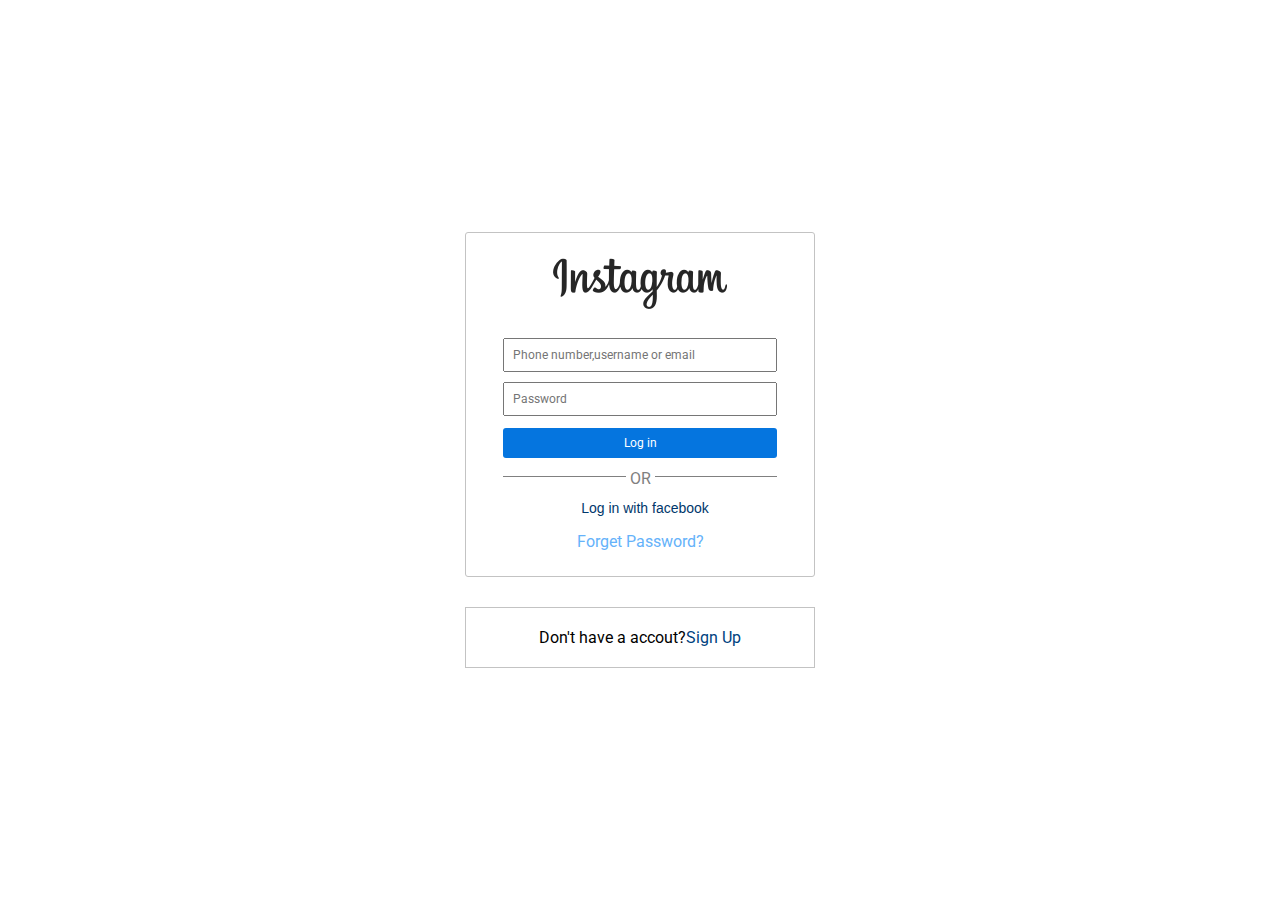
<file: Insta_Login_page/index.html>
<!DOCTYPE html>
<html lang="en">
  <head>
    <meta charset="UTF-8" />
    <meta http-equiv="X-UA-Compatible" content="IE=edge" />
    <meta name="viewport" content="width=device-width, initial-scale=1.0" />
    <title>Instagram Login</title>
    <link rel="stylesheet" href="style.css" />
    <link
      rel="stylesheet"
      href="https://cdnjs.cloudflare.com/ajax/libs/font-awesome/5.15.3/css/all.min.css"
      integrity="sha512-iBBXm8fW90+nuLcSKlbmrPcLa0OT92xO1BIsZ+ywDWZCvqsWgccV3gFoRBv0z+8dLJgyAHIhR35VZc2oM/gI1w=="
      crossorigin="anonymous"
      referrerpolicy="no-referrer"
    />
    <link
      href="https://fonts.googleapis.com/css2?family=Roboto&display=swap"
      rel="stylesheet"
    />
  </head>
  <body>
    <div class="container">
      <div class="center">
        <div class="header">
          <img src="instagramlogo.png" alt="instagramLogo" class="instaLogo" />
        </div>
        <div class="inputElement">
          <input
            type="text"
            placeholder="Phone number,username or email"
            class="inputText"
          />
          <input type="password" placeholder="Password" class="inputText" />
          <input type="submit" value="Log in" class="inputButton" />
          <div class="line">
            <span class="arrow"></span>
            <span class="content">OR</span>
            <span class="arrow"></span>
          </div>
          <div class="social__icon">
            <i class="fab fa-facebook-square"></i
            ><span>Log in with facebook</span>
          </div>
          <div class="forgetPassword">Forget Password?</div>
        </div>
      </div>
      <div class="footer">
        <p>Don't have a accout?<span>Sign Up</span></p>
      </div>
    </div>
  </body>
</html>
</file>
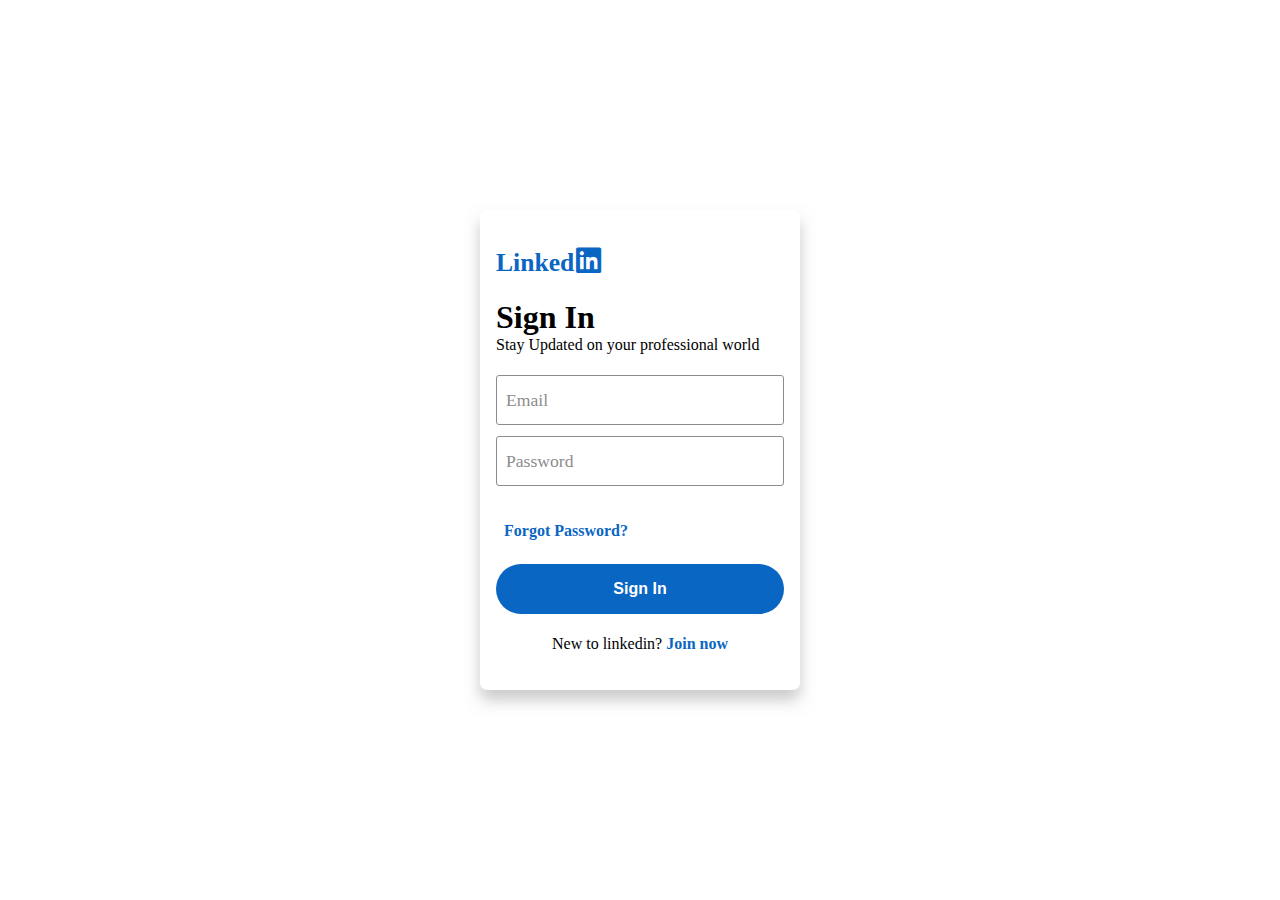
<file: Frontend/LinkedIn Login Clone/index.html>
<!DOCTYPE html>
<html lang="en">
    <head>
        <meta charset="utf-8">
        <meta name="viewport" content="width-device=width,initial-scale=1">
        <title>Linkedin Clone</title>
        <link rel="stylesheet" href="style.css">
        <link rel="stylesheet" href="https://cdnjs.cloudflare.com/ajax/libs/font-awesome/5.15.4/css/all.min.css">
    </head>
<body>
    <div class="container">
        <h2>Linked<span><i class="fab fa-linkedin" aria-hidden="true"></i></span></h2>
        <div class="intro-text">
            <h1>Sign In</h1>
            <p>Stay Updated on your professional world</p>
        </div>
        <div class="inputs">
            <div class="input">
                <input type="text" name="email" id="email" required>
                <label for ="email">Email</label>
            </div>
            <div class="input">
                <input type="password" name="password" id="password" required>
                <label for="password">Password</label>
            </div>
        </div>
        <a href="#" class="forgot-pass-link">Forgot Password?</a>
        <button>Sign In</button>
        <p class="join-link">New to linkedin?<a href="#">&nbsp;Join now</a></p>
    </div>
</body>
</html>
</file>
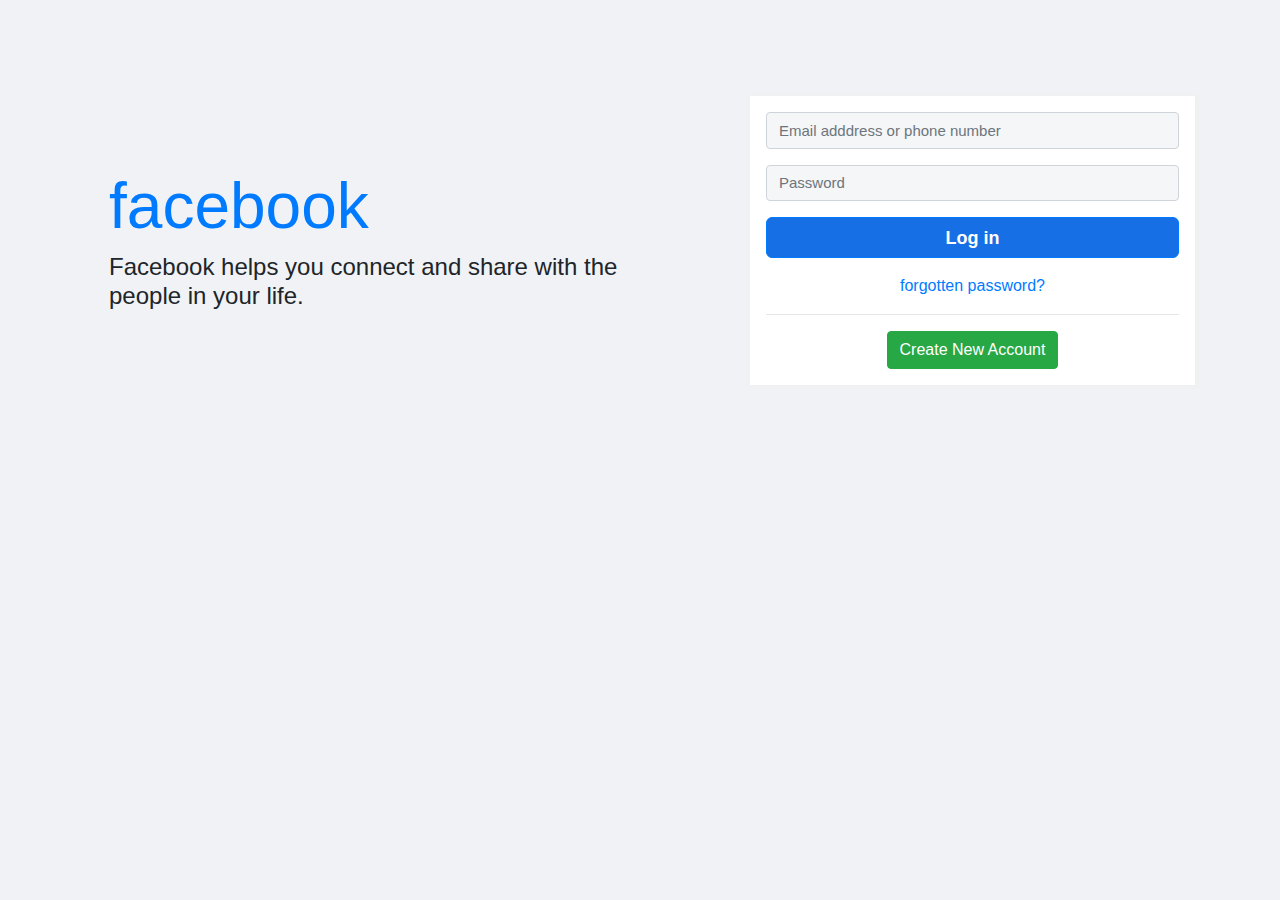
<file: Frontend/Sign-up Login Page/facebook-login-sign-up-clone/index.html>
<!doctype html>
<html lang="en">

<head>
  <title>facebook - log in or sign up</title>
  <!-- Required meta tags -->
  <meta charset="utf-8">
  <meta name="viewport" content="width=device-width, initial-scale=1, shrink-to-fit=no">
  <meta http-equiv="X-UA-Compatible" content="IE=edge">
  <meta name="keywords" content="facebook, login, sign up, facebook login page clone">
  <meta name="description" content="A clone of Facebook login and sign up page">

  <!-- Bootstrap CSS -->
  <link rel="stylesheet" href="https://stackpath.bootstrapcdn.com/bootstrap/4.3.1/css/bootstrap.min.css"
    integrity="sha384-ggOyR0iXCbMQv3Xipma34MD+dH/1fQ784/j6cY/iJTQUOhcWr7x9JvoRxT2MZw1T" crossorigin="anonymous">
  <link rel="stylesheet" href="css/style.css">
</head>

<body>
  <main>
    <div class="container">
      <div class="row mt-5">
        <div class="col-md-7 mt-5">
          <div id="titleDescCont" class="mt-5">
            <h1 class="text-primary" id="facebook">facebook</h1>
            <h2 class="desc">Facebook helps you connect and share with the people in your life.</h2>
          </div>
        </div>
        <div class="col-md-5 mt-5">
          <div id="formCard">
            <form>
              <div class="form-group">

                <input type="text" class="form-control" id="emailOrPhone" placeholder="Email adddress or phone number">
              </div>
              <div class="form-group">
                <input type="password" class="form-control" id="password" placeholder="Password">
              </div>
              <div class="form-group">
                <input type="submit" class="form-control btn btn-primary" id="login" value="Log in">
              </div>
              <p class="text-center">

                <a href="#!" class="text primary">forgotten password?</a>
              </p>
              <hr>
              <div class="text-center">

                <button type="button" class="btn btn-success text-center" data-target="#newAccountModal"
                  data-toggle="modal">Create New
                  Account</button>
              </div>
            </form>
          </div>
        </div>
      </div>
    </div>
  </main>
  <footer>
    <div id="pageFooter">

    </div>
  </footer>
  <!-- MODAL -->
  <div class="modal fade" id="newAccountModal" data-backdrop="static" data-keyboard="false" tabindex="-1"
    aria-labelledby="newAccountModalLabel" aria-hidden="true">
    <div class="modal-dialog">
      <div class="modal-content">
        <div class="modal-header">
          <div>

            <h5 class="modal-title" id="newAccountModalLabel">Sign Up</h5>
            <small>It's quick and easy.</small>
          </div>
          <button type="button" class="close" data-dismiss="modal" aria-label="Close">
            <span aria-hidden="true">&times;</span>
          </button>
        </div>
        <div class="modal-body">
          <form>
            <div class="row">
              <div class="col-6">
                <div class="form-group">
                  <input type="text" name="firstName" id="firstName" class="form-control" placeholder="First name">
                </div>
              </div>
              <div class="col-6">
                <div class="form-group">
                  <input type="text" name="surname" id="surname" class="form-control" placeholder="Surname">
                </div>
              </div>
            </div>

            <div class="form-group">

              <input type="text" name="mobileOrEmail" id="mobileOrEmail" class="form-control"
                placeholder="Mobile number or email address">
            </div>
            <div class="form-group">

              <input type="password" name="password" id="newPassword" class="form-control" placeholder="New password">
            </div>


            <p>

              <small>Date of birth <span class="rounded-circle bg-secondary text-light px-1">?</span></small>
            </p>
            <div class="row">
              <div class="col-4">
                <div class="form-group">
                  <select name="day" id="day" class="custom-select">
                    <option value="">Day</option>
                  </select>
                </div>
              </div>
              <div class="col-4">
                <div class="form-group">
                  <select name="month" class="custom-select" id="month">
                    <option value="">Month</option>
                  </select>
                </div>
              </div>
              <div class="col-4">
                <div class="form-group">
                  <select name="year" class="custom-select" id="year">
                    <option value="">Year</option>
                  </select>
                </div>
              </div>
            </div>

            <p>
              <small>Gender <span class="rounded-circle bg-secondary text-light px-1">?</span></small>
            </p>
            <div class="row" id="gender">
              <div class="col-4">
                <div class="form-group border border-secondary rounded">
                  <label for="female" class="pl-1 mt-1">Female</label> <input type="radio" name="female"
                    class="ml-5 mt-1" id="female">
                </div>
              </div>
              <div class="col-4">
                <div class="form-group border border-secondary rounded">
                  <label for="male" class="pl-1 mt-1">Male</label> <input type="radio" name="male" class="ml-5 mt-1"
                    id="male">
                </div>
              </div>
              <div class="col-4">
                <div class="form-group border border-secondary rounded">
                  <label for="custom" class="pl-1 mt-1">Custom</label> <input type="radio" name="custom"
                    class="ml-5 mt-1" id="custom">
                </div>
              </div>
            </div>

            <div class="facebook-legal">
              <p>
                By clicking Sign Up, you agree to our
                <a href="https://www.facebook.com/legal/terms/update" id="terms-link" target="_blank"
                  rel="nofollow">Terms</a>
                . Learn how we collect, use and share your data in our
                <a href="https://www.facebook.com/about/privacy/update" id="privacy-link" target="_blank"
                  rel="nofollow">Data Policy</a>
                and how we use cookies and similar technology in our
                and how we use cookies and similar technology in our
                <a href="https://www.facebook.com/policies/cookies/" id="cookie-use-link" target="_blank"
                  rel="nofollow">Cookie Policy</a>
                . You may receive SMS notifications from us and can opt out at any time.
              </p>
            </div>
            <div class="row">
              <div class="col-6 offset-3">
                <div class="form-group">
                  <input type="submit" class="form-control btn btn-success" value="Sign Up">
                </div>
              </div>
            </div>
          </form>
        </div>

      </div>
    </div>
  </div>
  <!-- Optional JavaScript -->
  <!-- jQuery first, then Popper.js, then Bootstrap JS -->
  <script src="https://code.jquery.com/jquery-3.3.1.slim.min.js"
    integrity="sha384-q8i/X+965DzO0rT7abK41JStQIAqVgRVzpbzo5smXKp4YfRvH+8abtTE1Pi6jizo"
    crossorigin="anonymous"></script>
  <script src="https://cdnjs.cloudflare.com/ajax/libs/popper.js/1.14.7/umd/popper.min.js"
    integrity="sha384-UO2eT0CpHqdSJQ6hJty5KVphtPhzWj9WO1clHTMGa3JDZwrnQq4sF86dIHNDz0W1"
    crossorigin="anonymous"></script>
  <script src="https://stackpath.bootstrapcdn.com/bootstrap/4.3.1/js/bootstrap.min.js"
    integrity="sha384-JjSmVgyd0p3pXB1rRibZUAYoIIy6OrQ6VrjIEaFf/nJGzIxFDsf4x0xIM+B07jRM"
    crossorigin="anonymous"></script>

  <script>
    $(document).ready(function () {
      var months = ["Jan", "Feb", "Mar", "Apr", "May", "Jun", "Jul", "Aug", "Sep", "Oct", "Nov", "Dec"];
      var now = new Date();
      var dayOption = `<option value="">Day</option>`;
      var monthOption = `<option value="">Month</option>`;
      var yearOption = `<option value="">Year</option>`;
      for (var i = 1; i < 32; i++) {

        dayOption += `<option value="${i}" ${i === now.getDate() ? "selected" : ''}>${i}<option>`;

      }
      $('#day').html(dayOption);

      for (var i = 0; i < months.length; i++) {
        monthOption += `<option value="${months[i]}" ${i === now.getMonth() ? "selected" : ''}>${months[i]}<option>`;
      }
      $('#month').html(monthOption);

      for (var i = now.getFullYear(); i > now.getFullYear() - 117; i--) {
        yearOption += `<option value="${i}" ${i === now.getFullYear() ? "selected" : ''}>${i}<option>`;
      }
      $('#year').html(yearOption);
    });

  </script>
</body>

</html>
</file>
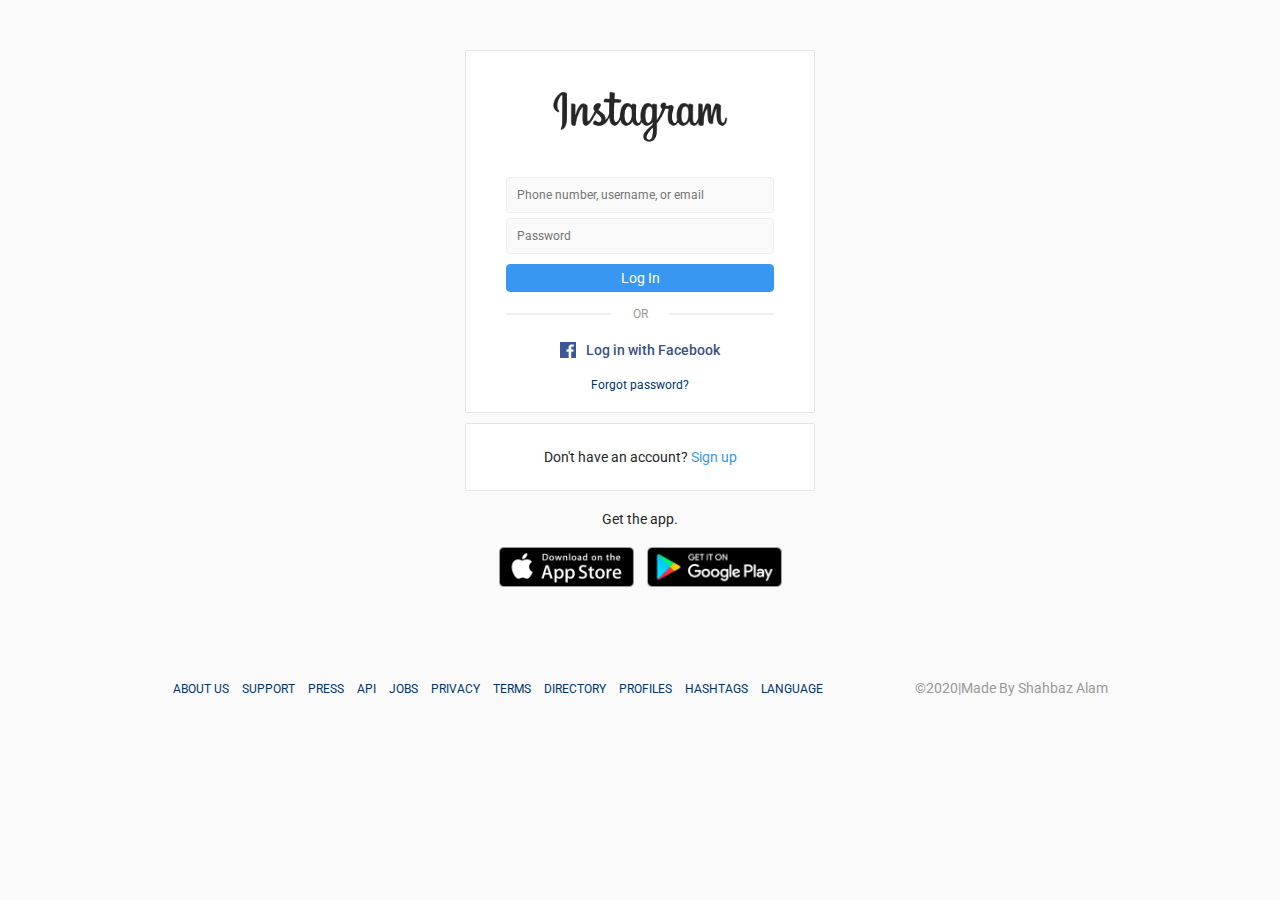
<file: Frontend/Sign-up Login Page/Instagram copy page of Login/index.html>
<!DOCTYPE html>
<html lang="en">
<head>
	<meta charset="UTF-8">
	<title>Instagram Login Page</title>
	<link rel="stylesheet" href="styles.css">
</head>
<body>

<div class="wrapper">
	<div class="header">
		<div class="top">
			<div class="logo">
				<img src="instagram.png" alt="instagram" style="width: 175px;">
			</div>
			<div class="form">
				<div class="input_field">
					<input type="text" placeholder="Phone number, username, or email" class="input">
				</div>
				<div class="input_field">
					<input type="password" placeholder="Password" class="input">
				</div>
				<div class="btn"><a href="#">Log In</a></div>
			</div>
			<div class="or">
				<div class="line"></div>
				<p>OR</p>
				<div class="line"></div>
			</div>
			<div class="dif">
				<div class="fb">
					<img src="facebook.png" alt="facebook">
					<p>Log in with Facebook</p>
				</div>
				<div class="forgot">
					<a href="#">Forgot password?</a>
				</div>
			</div>
		</div>
		<div class="signup">
			<p>Don't have an account? <a href="#">Sign up</a></p>
		</div>
		<div class="apps">
			<p>Get the app.</p>
			<div class="icons">
				<a href="#"><img src="appstore.png" alt="appstore"></a>
				<a href="#"><img src="googleplay.png" alt="googleplay"></a>
			</div>
		</div>
	</div>
	<div class="footer">
		<div class="links">
			<ul>
				<li><a href="#">ABOUT US</a></li>
				<li><a href="#">SUPPORT</a></li>
				<li><a href="#">PRESS</a></li>
				<li><a href="#">API</a></li>
				<li><a href="#">JOBS</a></li>
				<li><a href="#">PRIVACY</a></li>
				<li><a href="#">TERMS</a></li>
				<li><a href="#">DIRECTORY</a></li>
				<li><a href="#">PROFILES</a></li>
				<li><a href="#">HASHTAGS</a></li>
				<li><a href="#">LANGUAGE</a></li>
			</ul>
		</div>
		<div class="copyright">
			©2020|Made By Shahbaz Alam
		</div>
	</div>
</div>

</body>
</html>
</file>
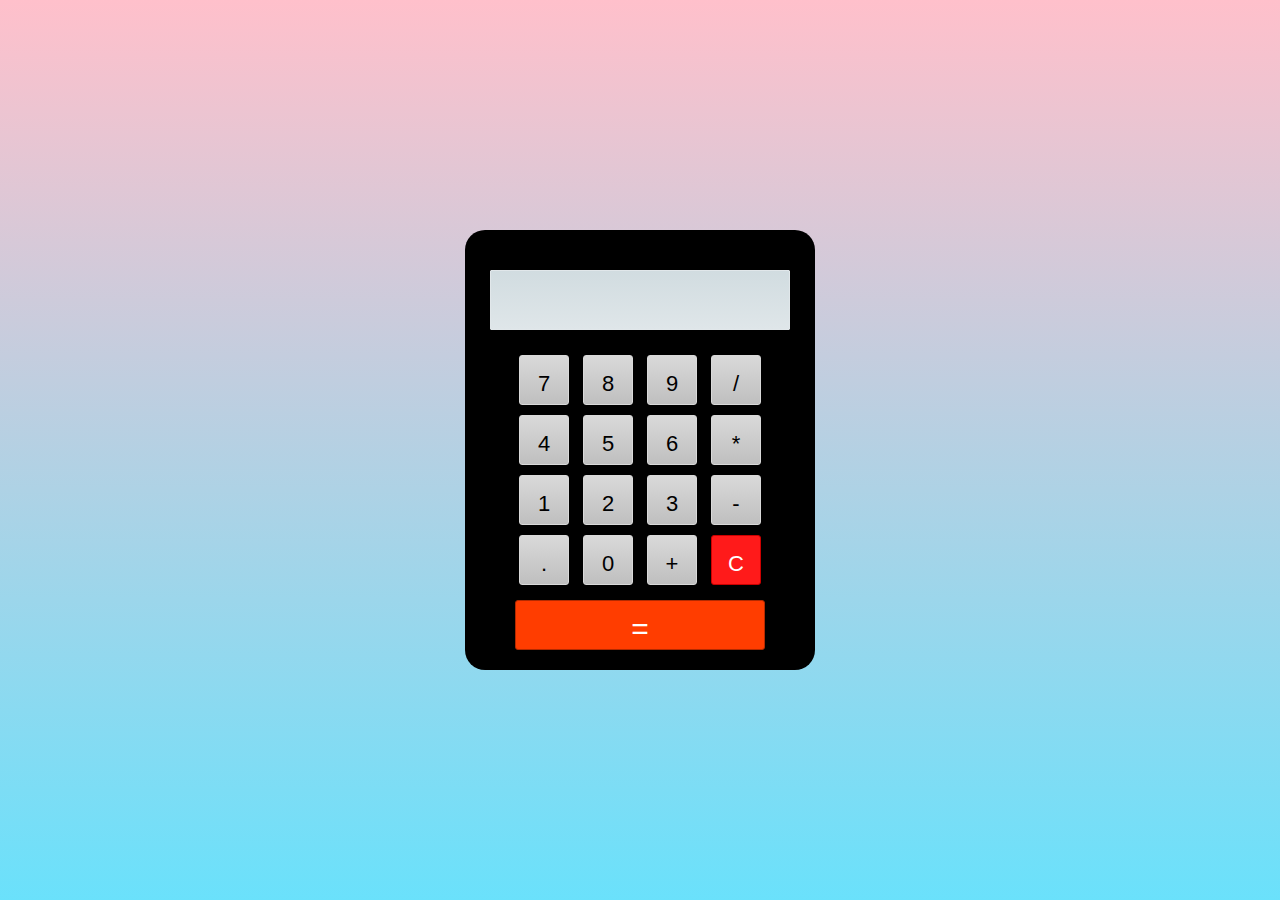
<file: Frontend/TO-DO App/TO_DO.html>
<!DOCTYPE html>
<!-- Created By CodingNepal -->
<html lang="en" dir="ltr">
  <head>
    <meta charset="utf-8">
    <!-- Somehow I got an error, so I comment the title, just uncomment to show -->
    <!-- <title>Calculator</title> -->
	  <style>
		  *{
  margin: 0;
  padding: 0;
  outline: none;
  box-sizing: border-box;
}
body{
  font-family: montserrat;
  display: flex;
  text-align: center;
  justify-content: center;
  align-items: center;
  min-height: 100vh;
  background: linear-gradient(pink,#6ae1fb);
}
.center{
  /* display: none; */
  width: 350px;
  background: black;
  border-radius: 20px;
}
input[type="text"]{
  height: 60px;
  width: 300px;
  margin-top: 40px;
  border-radius: 1px;
  border: 1px solid #e1e7ea;
  color: black;
  font-size: 22px;
  font-weight: bold;
  text-align: right;
  padding-right: 20px;
  background: linear-gradient(#d1dce0,#dfe6e9);
}
form .buttons{
  width: 300px;
  margin: 10px 25px 0 25px;
  padding: 10px 0;
}
input[type="button"]{
  width: 50px;
  height: 50px;
  margin: 5px;
  font-size: 22px;
  line-height: 55px;
  border-radius: 3px;
  border: 1px solid #d9d9d9;
  background: linear-gradient(#d9d9d9, #bfbfbf);
}
input[type="button"]:hover{
  transition: .5s;
  background: linear-gradient(#bfbfbf, #d9d9d9);
}
input#clear{
  background: #ff1a1a;
  border: 1px solid #cc0000;
  color: white;
}
input#equal{
  width: 250px;
  margin: 10px 0 10px 0;
  font-size: 30px;
  color: white;
  background: #ff3d00;
  border: 1px solid #b32a00;
}
	  </style>
    <script src="https://code.jquery.com/jquery-3.4.1.js"></script>
  </head>
  <body>
    <div class="center">
      <form name="forms">
        <input type="text" id="display" name="display" disabled>
        <div class="buttons">
          <input type="button" id="seven" value="7">
          <input type="button" id="eight" value="8">
          <input type="button" id="nine" value="9">
          <input type="button" id="divide" value="/"><br>
          <input type="button" id="four" value="4">
          <input type="button" id="five" value="5">
          <input type="button" id="six" value="6">
          <input type="button" id="multi" value="*"><br>
          <input type="button" id="one" value="1">
          <input type="button" id="two" value="2">
          <input type="button" id="three" value="3">
          <input type="button" id="subs" value="-"><br>
          <input type="button" id="dot" value=".">
          <input type="button" id="zero" value="0">
          <input type="button" id="add" value="+">
          <input type="button" id="clear" value="C"><br>
          <input type="button" id="equal" value="=">
        </div>
</form>
</div>
<script>
$(document).ready(function(){
  $('#one').click(function(){
    document.forms.display.value += 1;
  });
  $('#two').click(function(){
    document.forms.display.value += 2;
  });
  $('#three').click(function(){
    document.forms.display.value += 3;
  });
  $('#four').click(function(){
    document.forms.display.value += 4;
  });
  $('#five').click(function(){
    document.forms.display.value += 5;
  });
  $('#six').click(function(){
    document.forms.display.value += 6;
  });
  $('#seven').click(function(){
    document.forms.display.value += 7;
  });
  $('#eight').click(function(){
    document.forms.display.value += 8;
  });
  $('#nine').click(function(){
    document.forms.display.value += 9;
  });
  $('#zero').click(function(){
    document.forms.display.value += 0;
  });
  $('#add').click(function(){
    document.forms.display.value += '+';
  });
  $('#subs').click(function(){
    document.forms.display.value += '-';
  });
  $('#multi').click(function(){
    document.forms.display.value += '*';
  });
  $('#divide').click(function(){
    document.forms.display.value += '/';
  });
  $('#dot').click(function(){
    document.forms.display.value += '.';
  });
  $('#equal').click(function(){
    if (display.value == "") {
      alert("Please enter any numbers to calculate!");
    }else{
      document.forms.display.value =
      eval(document.forms.display.value);
    }
  });
  $('#clear').click(function(){
    document.forms.display.value = "";
  });
})
</script>

  </body>
</html>
</file>
<file: Insta_Login_page/style.css>
* {
  margin: 0;
  padding: 0;
  box-sizing: border-box;
  font-family: "Roboto", sans-serif;
}

.container {
  width: 100%;
  height: 100vh;
  display: flex;
  flex-direction: column;
  justify-content: center;
  align-items: center;
}
.center {
  width: 350px;
  border: 1px solid rgb(195, 195, 195);
  border-radius: 3px;
}
.center .header {
  display: flex;
  justify-content: center;
  margin-top: 20px;
  margin-bottom: 17px;
}

.center .inputElement {
  display: flex;
  flex-direction: column;
  margin: 0px 37px 0px 37px;
}

.inputElement .inputText {
  padding: 8px;
  font-size: 12px;
  margin-top: 10px;
}
.inputText:focus {
  outline: gray;
}

.inputButton {
  background-color: rgb(5, 117, 223);
  color: white;
  font-size: 12px;
  padding: 8px;
  border-radius: 3px;
  margin-bottom: 12px;
  margin-top: 12px;
  border: none;
}
.line {
  display: flex;
  margin-top: 6px;
}
.arrow {
  background-color: gray;
  height: 1px;
  width: 140px;
}
.content {
  color: gray;
  margin-top: -7px;
  margin-left: 4px;
  margin-right: 4px;
}
.social__icon {
  margin: auto;
  margin-top: 10px;
  margin-bottom: 15px;
}
.fab {
  padding: 5px;
  color: rgb(0, 55, 107);
}
.social__icon span {
  color: rgb(0, 55, 107);
  font-family: sans-serif;
  font-size: 14px;
  font-weight: 500;
}
.forgetPassword {
  margin: auto;
  color: rgb(101, 178, 250);
  margin-bottom: 25px;
}
.footer {
  margin-top: 30px;
  border: 1px solid rgb(195, 195, 195);
  padding: 20px;
  width: 350px;
  text-align: center;
}
.footer span {
  color: rgb(0, 66, 128);
  font-weight: 400;
}
</file>
<file: Frontend/LinkedIn Login Clone/style.css>
*{
    box-sizing: border-box;
    margin: 0;
    padding: 0;
}
.container{
    width: 320px;
    height: 480px;
    background: #fff;
    box-shadow: 0 10px 15px rgba(179,179,179,.7);
    position: absolute;
    top: 50%;
    left: 50%;
    transform: translate(-50%,-50%);
    border-radius: 7px;
    display: flex;
    flex-direction: column;
    justify-content: space-evenly;
    padding: 1rem;
}
.container h2{
    color: #0A66C3;
    font-size: 1.6rem;
}
.container h2 i{
    font-size: 1.8rem;
    padding-left: .1rem;
}
.intro-text p{
    font-size: .8 rem;
    padding-top: .3 rem;
}
.input{
    position: relative;
    width: 100%;
    height: 50px;
    margin-bottom: .7rem;
}
.input input{
    width: 100%;
    height: 50px;
    padding-top: 1.1rem;
    padding-left: 9px;
    outline: none;
    border: 1px solid #8c8c8c;
    border-radius: 3px;
    transition: .2s;
}
.input label{
    position: absolute;
    top: 30%;
    left: 10px;
    font-size: 1.1rem;
    color: #8c8c8c;
    transition: .2s;
}
.input input:focus ~ label,
.input input:valid ~ label{
    top: 10%;
    font-size: .8rem;
    color: #000;
}
.input input:focus{
    border-width: 2px;
    border-color: #0A66C3;
}
.forgot-pass-link{
    width: 140px;
    padding: .2rem;
    text-align: center;
    text-decoration: none;
    font-weight: bolder;
    color: #0A66C3;
    transition: .3s;
    border-radius: 12px;
}
.forgot-pass-link:hover{
    background: rgba(10,102,195,.3);
}
button{
    height: 50px;
    background: #0A66C3;
    outline: none;
    border: none;
    border-radius: 30px;
    color: #fff;
    font-size: 1rem;
    font-weight: bolder;
}
.join-link{
    text-align: center;
}
.join-link a{
    text-decoration: none;
    font-weight: bolder;
    color: #0A66C3;
}
</file>
<file: Frontend/Sign-up Login Page/facebook-login-sign-up-clone/css/style.css>
body {
	font-family: SFProDisplay-Regular, Helvetica, Arial, sans-serif;
	background: #f0f2f5;
}
#facebook {
	font-size: 4rem;
}

.desc {
	font-size: 1.5rem;
	font-weight: 400;
}

#titleDescCont {
	padding: 1.5rem;
}

#formCard {
	background: #fff;
	box-shadow: 1px 1px 2px 2px #f0f0f0;
	padding: 1rem;
}

#login {
	background: #166fe5;
}
.form-group input,
.form-group select {
	font-size: 15px;
	line-height: 16px;
}

.form-group input {
	background: #f5f6f7;
}
.form-group input[type='submit'] {
	background: #28a745;
	font-size: 18px;
	border-radius: 6px;
	font-weight: bold;
}

#gender .form-group {
	height: 35px;
	/* background: #ccd0d5; */
}

.facebook-legal {
	font-size: 11px;
	color: #777;
}
</file>
<file: Frontend/Sign-up Login Page/Instagram copy page of Login/styles.css>
@import url('https://fonts.googleapis.com/css?family=Roboto&display=swap');

*{
	margin: 0;
	padding: 0;
	box-sizing: border-box;
	outline: none;
	list-style: none;
	text-decoration: none;
	font-family: 'Roboto', sans-serif;
}

body{
	background: #fafafa;
	font-size: 14px;
}

.wrapper .header{
	max-width: 350px;
	width: 100%;
	height: auto;
	margin: 50px auto;
}

.wrapper .header .top,
.wrapper .signup{
	background: #fff;
    border: 1px solid #e6e6e6;
    border-radius: 1px;
    padding: 40px 40px 20px;
}

.wrapper .header .logo img{
	display: block;
	margin: 0 auto 35px;
}

.wrapper .header .form .input_field{
	margin-bottom: 5px;
}

.wrapper .header .form .input_field .input{
	width: 100%;
	background: #fafafa;
	border: 1px solid #efefef;
	font-size: 12px;
	border-radius: 3px;
	color: #262626;
	padding: 10px;
}

.wrapper .header .form .input_field .input:focus{
	border: 1px solid #b2b2b2;
}

.wrapper .header .form .btn{
	margin: 10px 0;
	background-color: #3897f0;
    border: 1px solid #3897f0;
    border-radius: 4px;
    text-align: center;
    padding: 5px;
}

.wrapper .header .form .btn a{
	color: #fff;
	display: block;
}

.wrapper .header .or{
	display: flex;
	justify-content: space-between;
	align-items: center;
	height: 15px;
	margin: 15px 0 20px;
}

.wrapper .header .or .line{
	width: 105px;
	height: 2px;
	background: #efefef
}

.wrapper .header .or p{
	color: #999;
	font-size: 12px;
}

.wrapper .dif .fb{
	display: flex;
	justify-content: center;
	align-items: center;
}

.wrapper .dif .fb img{
	width: 16px;
	height: 16px;
}

.wrapper .dif  .fb p{
	color: #385185;
	font-weight: 500;
	margin-left: 10px;
}

.wrapper .dif .forgot{
	font-size: 12px;
	text-align: center;
	margin-top: 20px;
}

.wrapper .dif .forgot a{
	color: #003569;
}

.wrapper .signup{
	margin: 10px 0 20px;
	padding: 25px 40px;
	text-align: center;
	color: #262626;
}

.wrapper .signup a{
	color: #3897f0;
}

.wrapper .apps{
	text-align: center;
	color: #262626;
}

.wrapper .apps p{
	margin-bottom: 20px;
}

.wrapper .apps a img{
	width: 135px;
	height: 40px;
	margin: 0 5px;
}

.footer{
	max-width: 935px;
	width: 100%;
	margin: 0 auto;
	padding: 40px 0;
	display: flex;
	justify-content: space-between;
}

.footer .links ul li{
	display: inline-block;
	margin-right: 10px;
}

.footer .links ul li a{
	color: #003569;
	font-size: 12px;
}

.footer .copyright{
	color: #999;	
}
</file>
